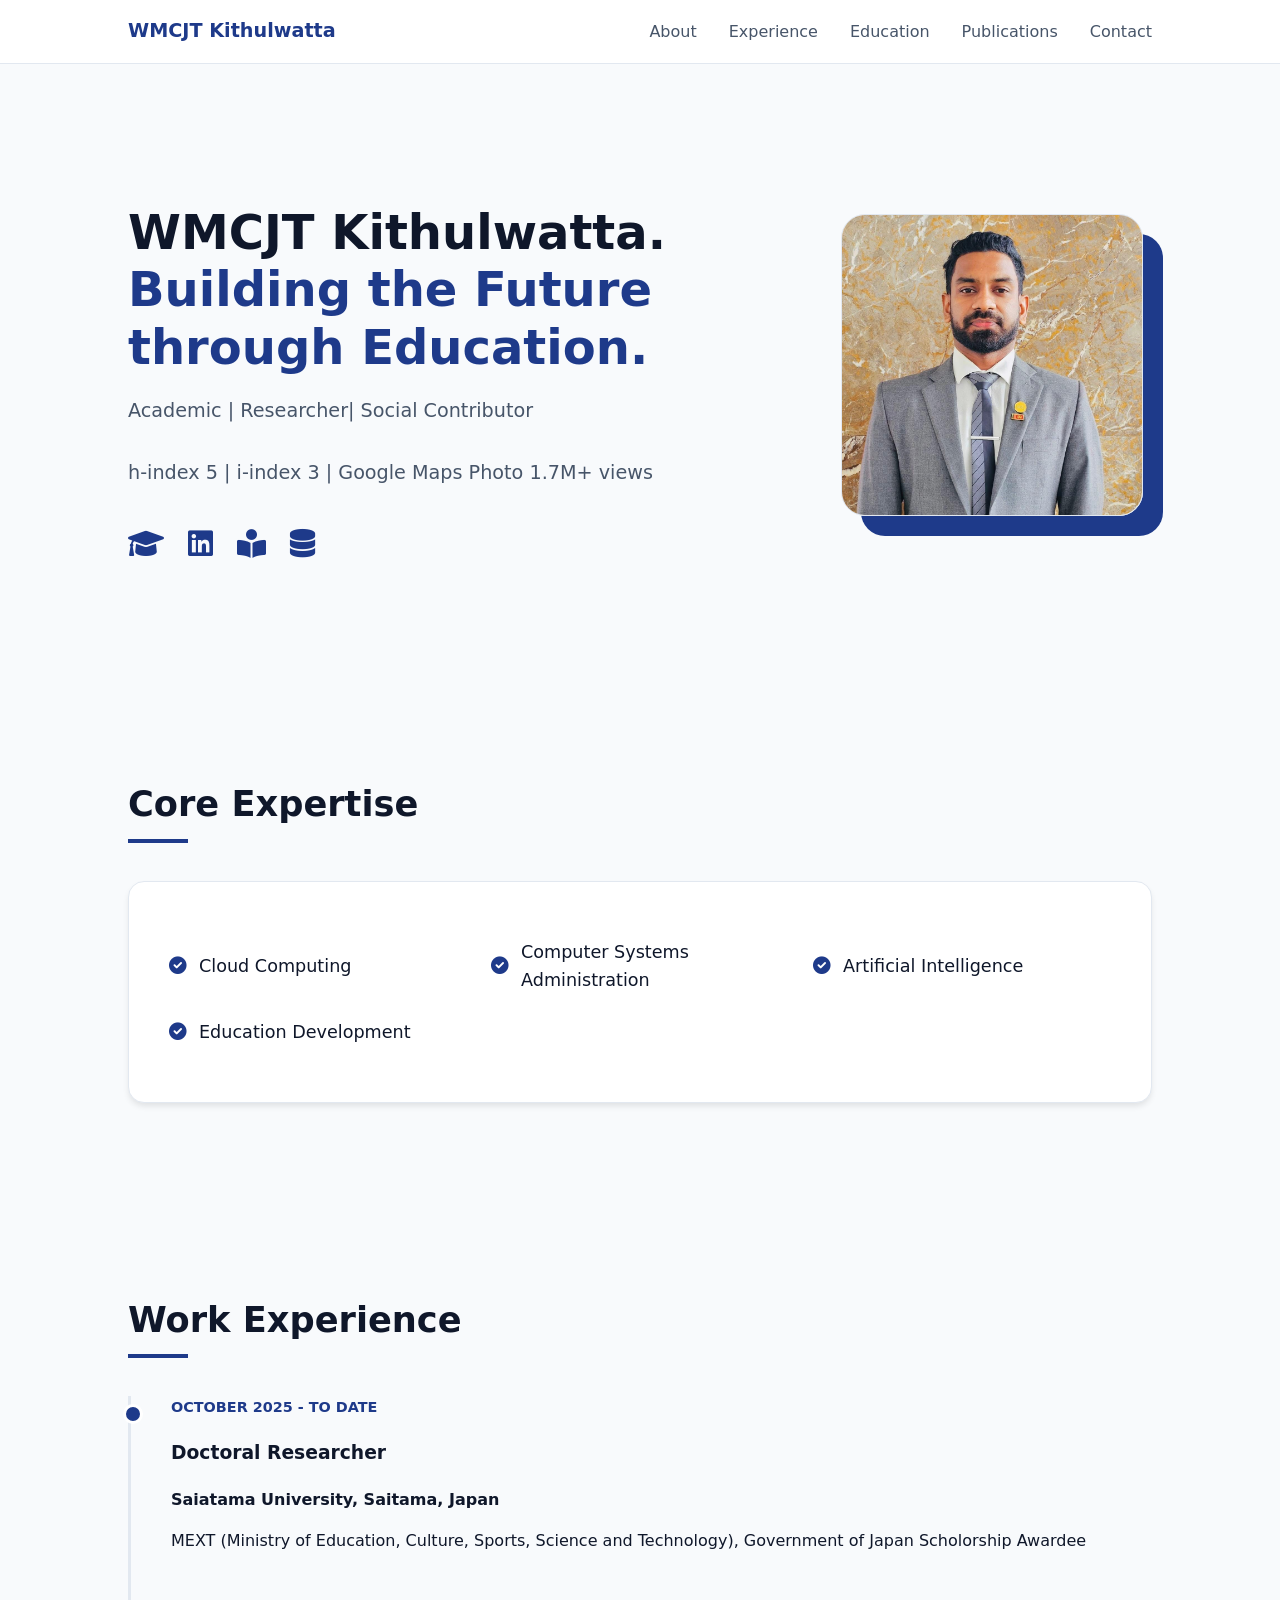
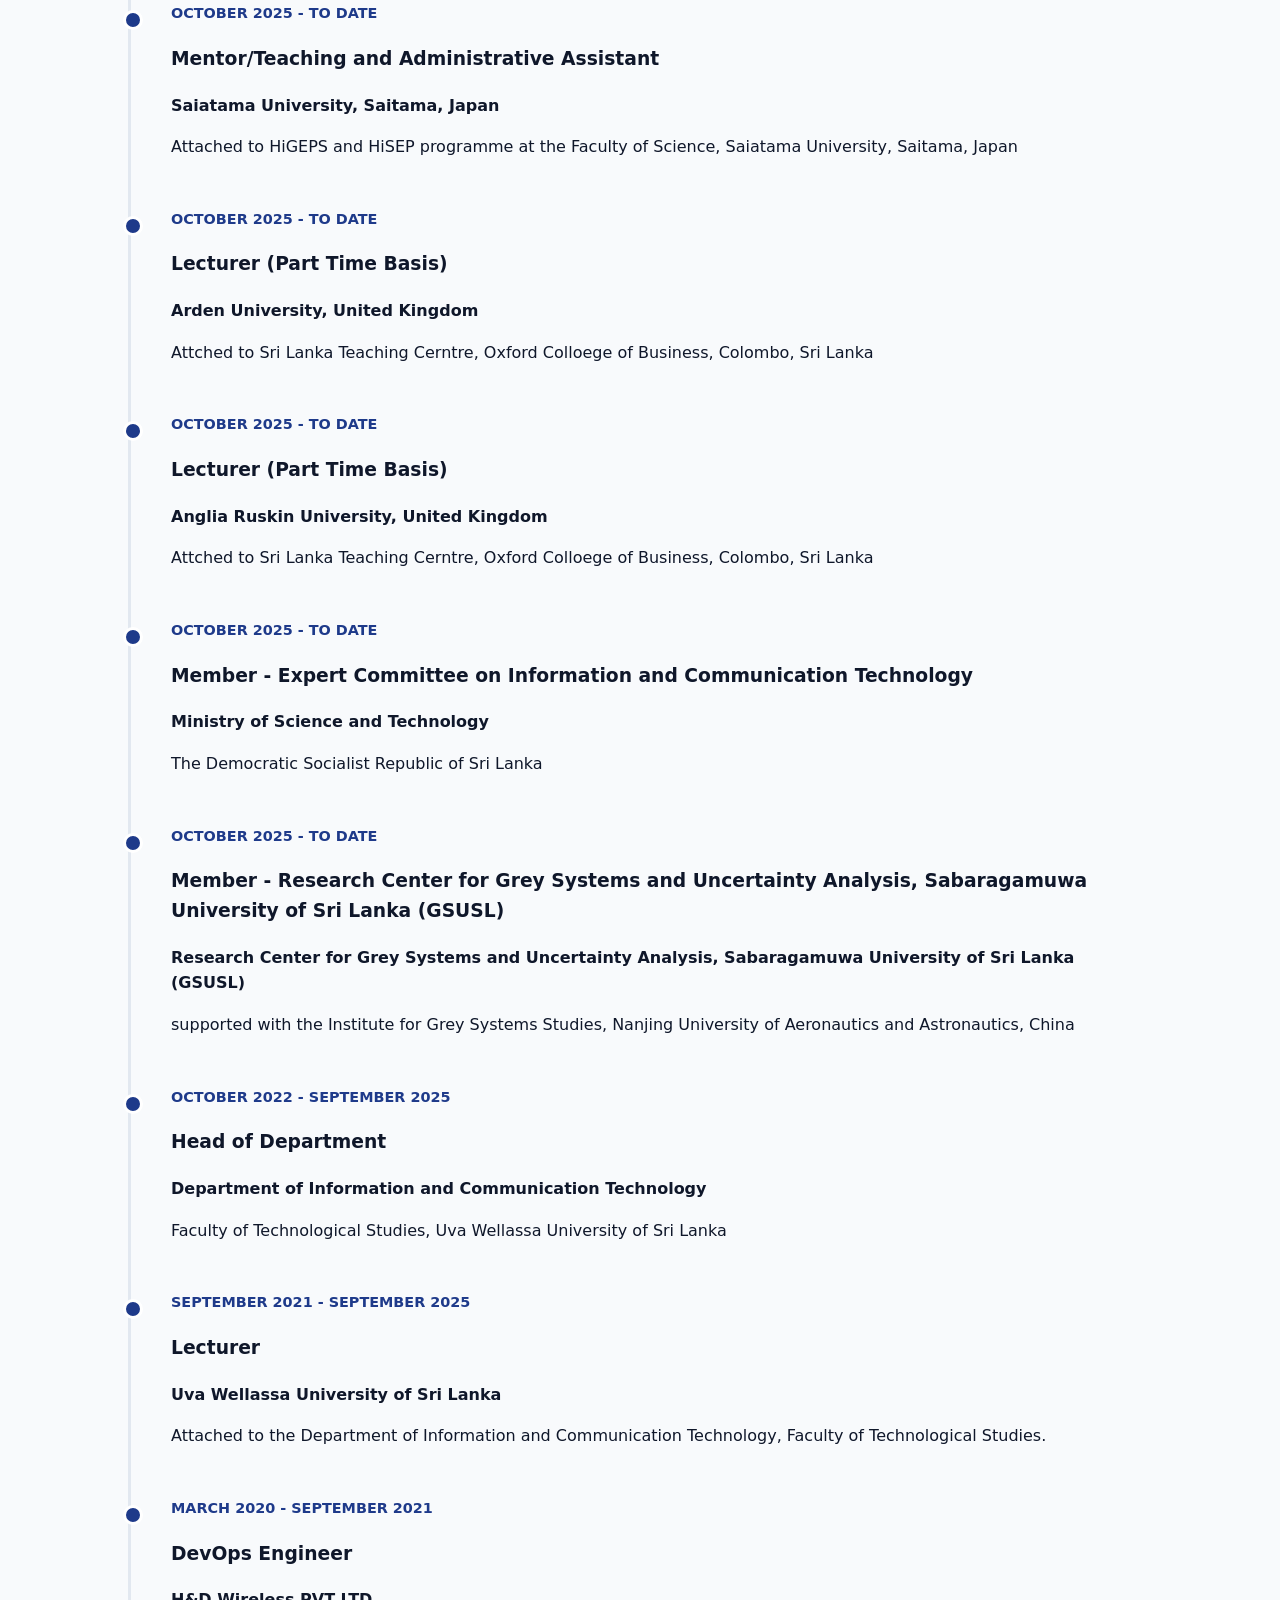
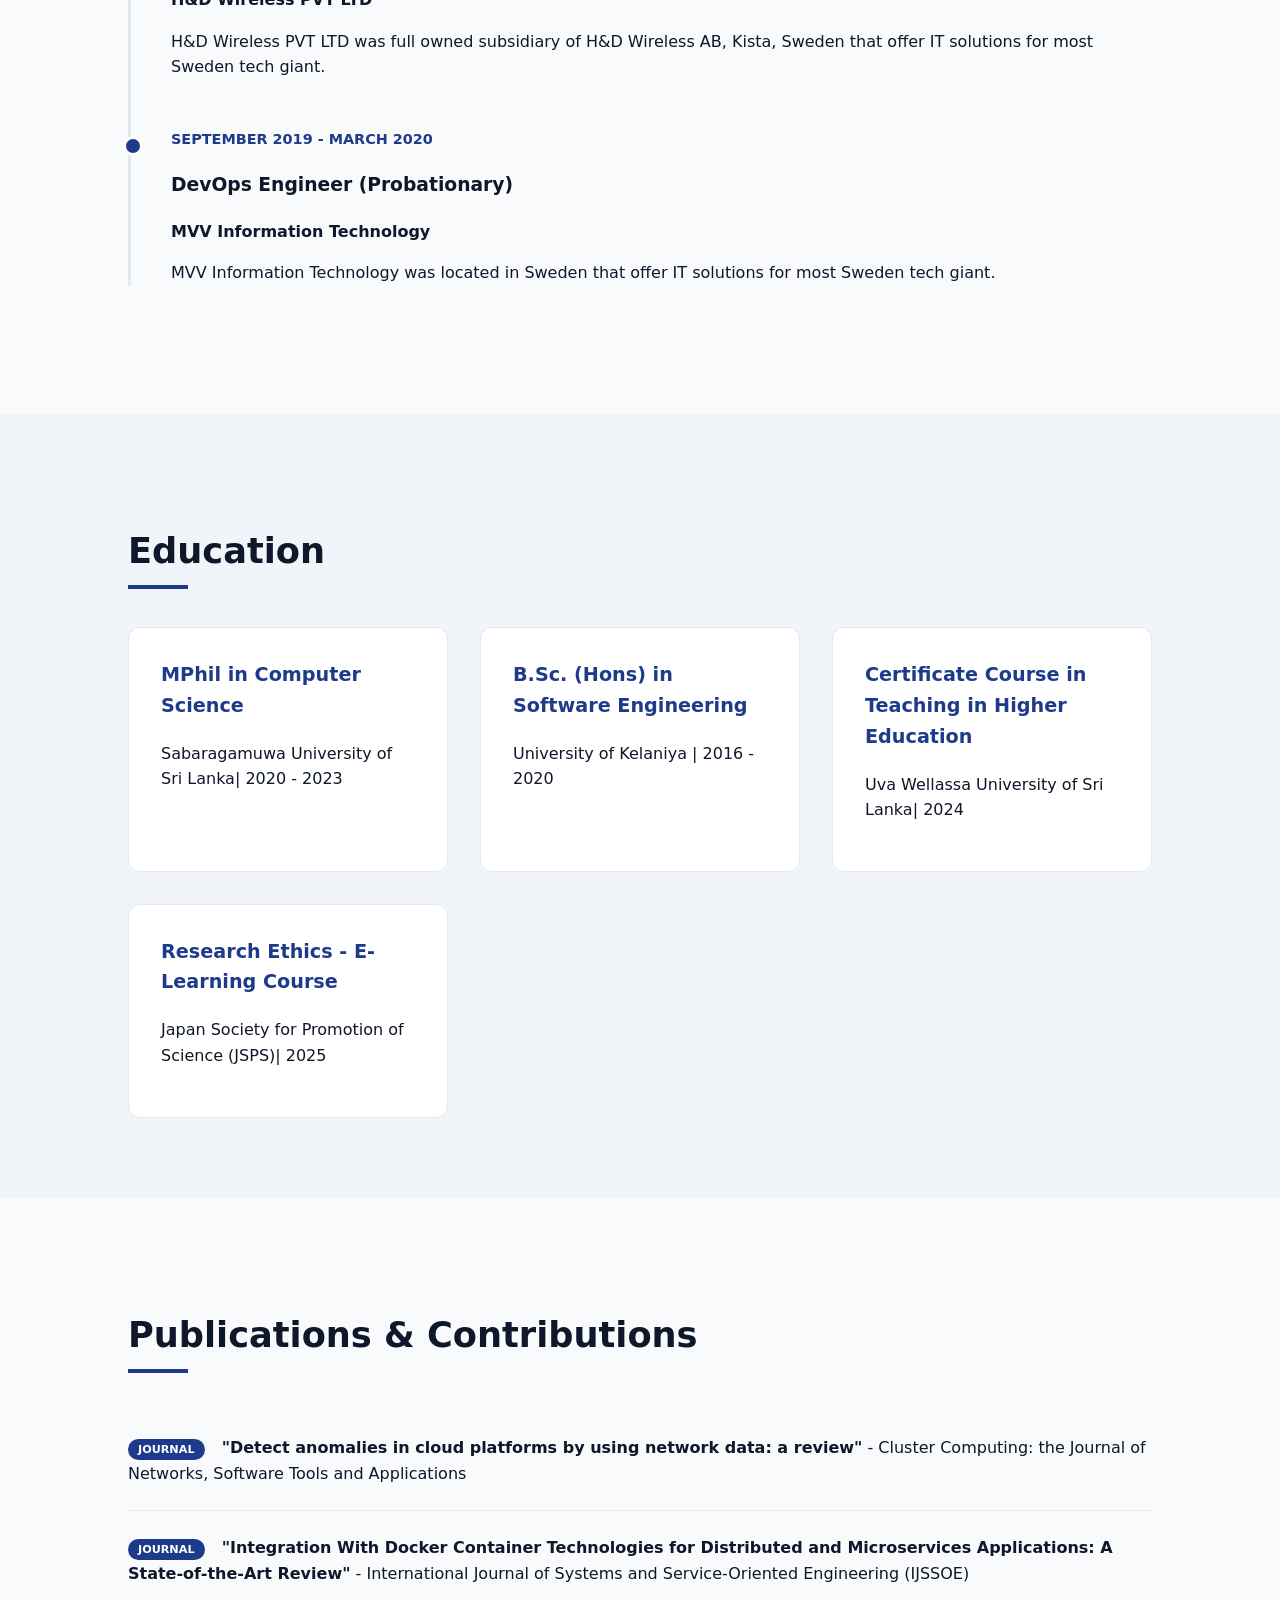
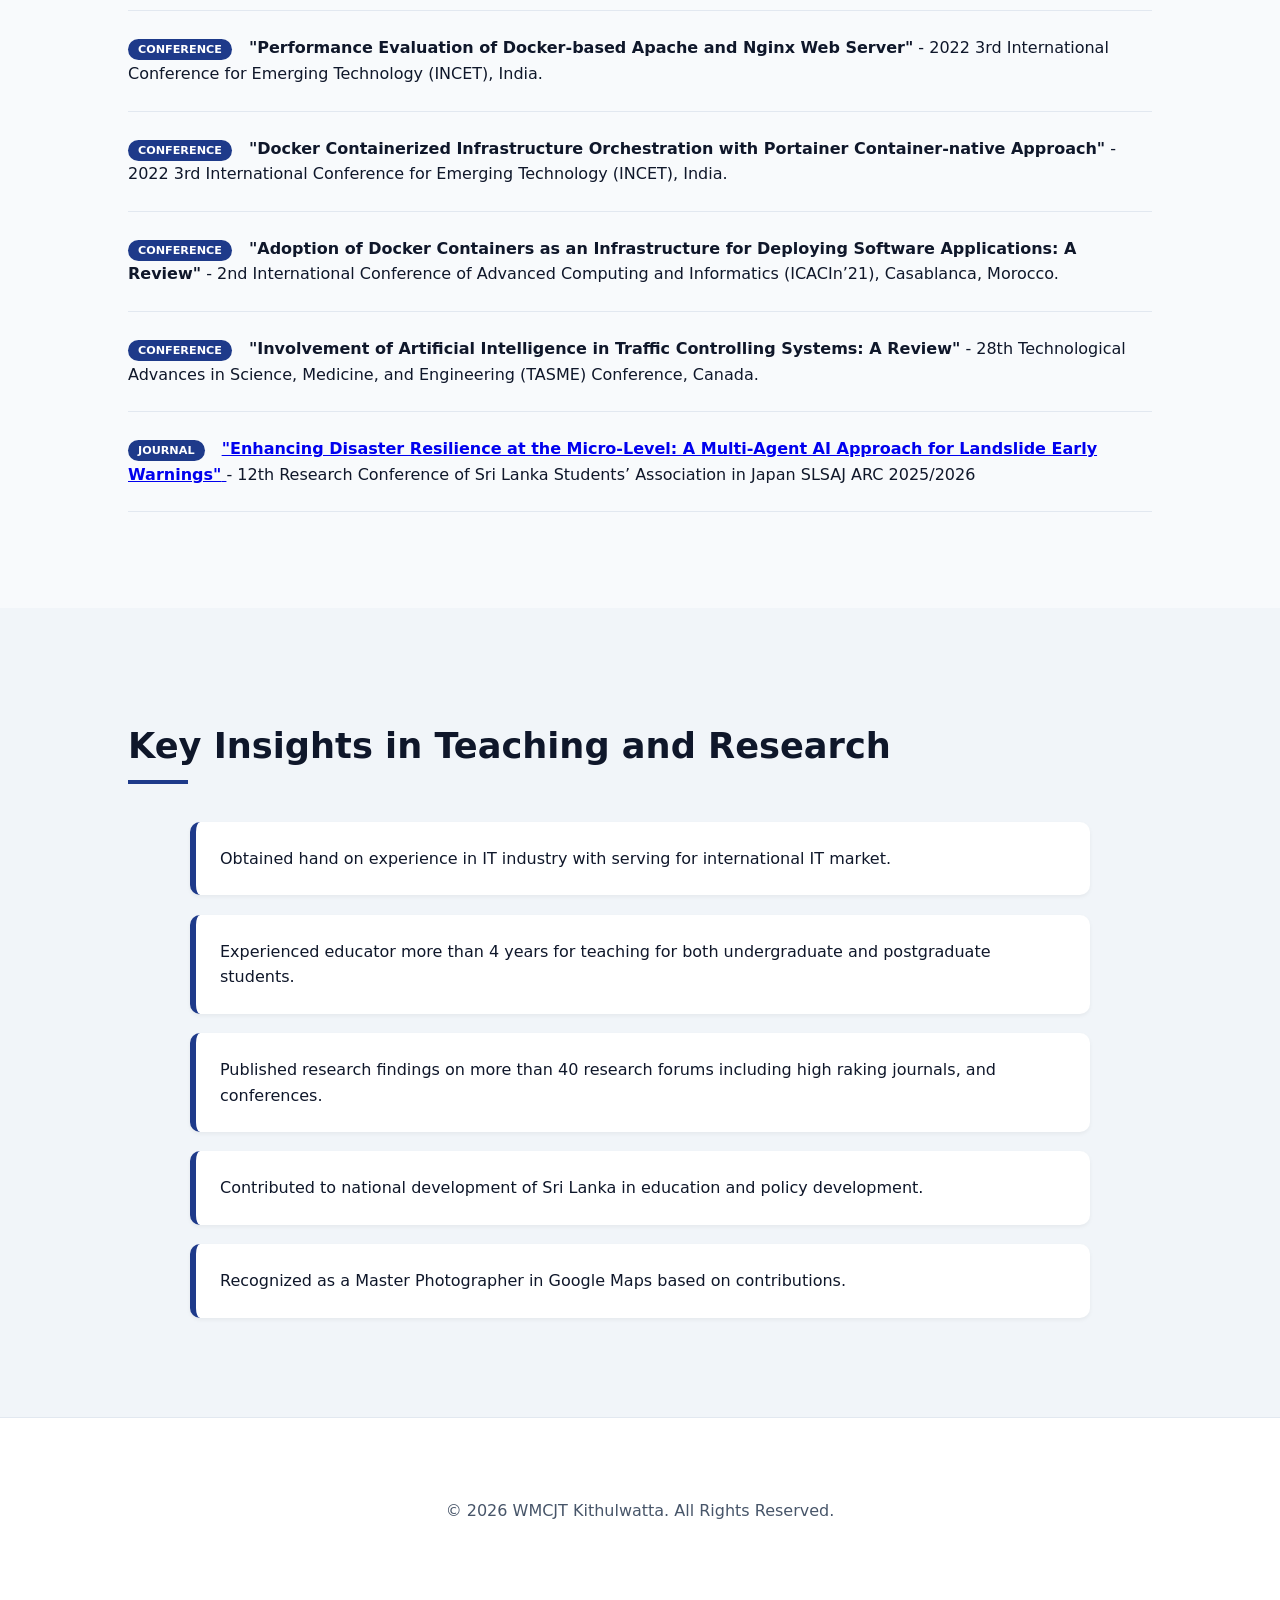
<file: index.html>
<!DOCTYPE html>
<html lang="en">
<head>
    <meta charset="UTF-8">
    <meta name="viewport" content="width=device-width, initial-scale=1.0">
    <title>Professional Portfolio | [WMCJT Kithulwatta]</title>
    <link rel="stylesheet" href="style.css">
    <link rel="stylesheet" href="https://cdnjs.cloudflare.com/ajax/libs/font-awesome/6.0.0/css/all.min.css">
</head>
<body>
    <header>
        <nav>
            <div class="logo">WMCJT Kithulwatta</div>
            <ul>
                <li><a href="#about">About</a></li>
                <li><a href="#experience">Experience</a></li>
                <li><a href="#education">Education</a></li>
                <li><a href="#publications">Publications</a></li>
                <li><a href="#contact">Contact</a></li>
            </ul>
        </nav>
    </header>

    <main>
        <section id="hero" class="fade-in hero-container">
            <div class="hero-content">
                <h1>WMCJT Kithulwatta.<span class="accent"> Building the Future through Education.</span></h1>
                <p class="subtitle">Academic | Researcher| Social Contributor</p>
                <p class="subtitle">h-index 5 | i-index 3 | Google Maps Photo 1.7M+ views</p>
                <div class="social-icons">
                 <!--   <a href="#"><i class="fab fa-github"></i></a>-->
                    <a href="https://scholar.google.com/citations?user=lNiRmJQAAAAJ&hl=en"><i class="fas fa-graduation-cap"></i></a>
                    <a href="https://www.linkedin.com/in/chirantha-jananath-thiwanka-kithulwatta-3563ba131/"><i class="fab fa-linkedin"></i></a>
                    <a href="https://www.researchgate.net/profile/Wmcjt-Kithulwatta-2" title="ResearchGate"><i class="fas fa-book-reader"></i></a>
                    <a href="https://www.scopus.com/authid/detail.uri?authorId=57327677700" title="Scopus"><i class="fas fa-database"></i></a>
                </div>
            </div>
            <div class="hero-image">
                <img src="chira.jpg" alt="[Your Name] Profile" class="profile-img">
            </div>
        </section>

        <section id="expertise-list">
            <h2 class="section-title">Core Expertise</h2>
            <div class="custom-list-container">
                <ul class="styled-list">
                    <li><i class="fas fa-check-circle"></i> Cloud Computing</li>
                    <li><i class="fas fa-check-circle"></i> Computer Systems Administration</li>
                    <li><i class="fas fa-check-circle"></i> Artificial Intelligence</li>
                    <li><i class="fas fa-check-circle"></i> Education Development</li>
                </ul>
            </div>
        </section>

        <section id="experience">
            <h2 class="section-title">Work Experience</h2>
            <div class="timeline">
                <div class="timeline-item">
                    <div class="time">October 2025 - To Date</div>
                    <div class="content">
                        <h3>Doctoral Researcher</h3>
                        <p class="org">Saiatama University, Saitama, Japan</p>
                        <p>MEXT (Ministry of Education, Culture, Sports, Science and Technology), Government of Japan Scholorship Awardee</p>
                    </div>
                </div>
                    <div class="timeline-item">
                    <div class="time">October 2025 - To Date</div>
                    <div class="content">
                        <h3>Mentor/Teaching and Administrative Assistant</h3>
                        <p class="org">Saiatama University, Saitama, Japan</p>
                        <p>Attached to HiGEPS and HiSEP programme at the Faculty of Science, Saiatama University, Saitama, Japan </p>
                    </div>
                </div>
                <div class="timeline-item">
                    <div class="time">October 2025 - To Date</div>
                    <div class="content">
                        <h3>Lecturer (Part Time Basis)</h3>
                        <p class="org">Arden University, United Kingdom</p>
                        <p>Attched to Sri Lanka Teaching Cerntre, Oxford Colloege of Business, Colombo, Sri Lanka</p>
                    </div>
                </div>
                <div class="timeline-item">
                    <div class="time">October 2025 - To Date</div>
                    <div class="content">
                        <h3>Lecturer (Part Time Basis)</h3>
                        <p class="org">Anglia Ruskin University, United Kingdom</p>
                        <p>Attched to Sri Lanka Teaching Cerntre, Oxford Colloege of Business, Colombo, Sri Lanka</p>
                    </div>
                </div>
                <div class="timeline-item">
                    <div class="time">October 2025 - To Date</div>
                    <div class="content">
                        <h3>Member - Expert Committee on Information and Communication Technology</h3>
                        <p class="org">Ministry of Science and Technology</p>
                        <p>The Democratic Socialist Republic of Sri Lanka</p>
                    </div>
                </div>
                <div class="timeline-item">
                    <div class="time">October 2025 - To Date</div>
                    <div class="content">
                        <h3>Member - Research Center for Grey Systems and Uncertainty Analysis, Sabaragamuwa University of Sri Lanka (GSUSL)</h3>
                        <p class="org">Research Center for Grey Systems and Uncertainty Analysis, Sabaragamuwa University of Sri Lanka (GSUSL)</p>
                        <p>supported with the Institute for Grey Systems Studies, Nanjing University of Aeronautics and Astronautics, China</p>
                    </div>
                </div>
                <div class="timeline-item">
                    <div class="time">October 2022 - September 2025</div>
                    <div class="content">
                        <h3>Head of Department</h3>
                        <p class="org">Department of Information and Communication Technology</p>
                        <p>Faculty of Technological Studies, Uva Wellassa University of Sri Lanka</p>
                    </div>
                </div>
                <div class="timeline-item">
                    <div class="time">September 2021 - September 2025</div>
                    <div class="content">
                        <h3>Lecturer</h3>
                        <p class="org">Uva Wellassa University of Sri Lanka</p>
                        <p>Attached to the Department of Information and Communication Technology, Faculty of Technological Studies.</p>
                    </div>
                </div>
                <div class="timeline-item">
                    <div class="time">March 2020 - September 2021</div>
                    <div class="content">
                        <h3>DevOps Engineer</h3>
                        <p class="org">H&D Wireless PVT LTD</p>
                        <p>H&D Wireless PVT LTD was full owned subsidiary of H&D Wireless AB, Kista, Sweden that offer IT solutions for most Sweden tech giant. </p>
                    </div>
                </div>

                <div class="timeline-item">
                    <div class="time">September 2019 - March 2020</div>
                    <div class="content">
                        <h3>DevOps Engineer (Probationary)</h3>
                        <p class="org">MVV Information Technology</p>
                        <p>MVV Information Technology was located in Sweden that offer IT solutions for most Sweden tech giant. </p>
                    </div>
                </div>
            </div>
        </section>

        <section id="education" class="dark-variant">
            <h2 class="section-title">Education</h2>
            <div class="grid">
                <div class="edu-card">
                    <h3>MPhil in Computer Science</h3>
                    <p>Sabaragamuwa University of Sri Lanka| 2020 - 2023</p>
                </div>
                <div class="edu-card">
                    <h3>B.Sc. (Hons) in Software Engineering</h3>
                    <p>University of Kelaniya | 2016 - 2020</p>
                </div>
                <div class="edu-card">
                    <h3>Certificate Course in Teaching in Higher Education</h3>
                    <p>Uva Wellassa University of Sri Lanka| 2024</p>
                </div>
                <div class="edu-card">
                    <h3>Research Ethics - E-Learning Course</h3>
                    <p>Japan Society for Promotion of Science (JSPS)| 2025</p>
                </div>
            </div>
        </section>

        <section id="publications">
            <h2 class="section-title">Publications & Contributions</h2>
            <ul class="pub-list">
                <li>
                    <span class="pub-tag">Journal</span>
                    <strong>"Detect anomalies in cloud platforms by using network data: a review"</strong> - Cluster Computing: the Journal of Networks, Software Tools and Applications
                </li>
                 <li>
                    <span class="pub-tag">Journal</span>
                    <strong>"Integration With Docker Container Technologies for Distributed and Microservices Applications: A State-of-the-Art Review"</strong> - International Journal of Systems and Service-Oriented Engineering (IJSSOE) 
                </li>
                <li>
                    <span class="pub-tag">Conference</span>
                    <strong>"Performance Evaluation of Docker-based Apache and Nginx Web Server"</strong> - 2022 3rd International Conference for Emerging Technology (INCET), India.
                </li>
                <li>
                    <span class="pub-tag">Conference</span>
                    <strong>"Docker Containerized Infrastructure Orchestration with Portainer Container-native Approach"</strong> - 2022 3rd International Conference for Emerging Technology (INCET), India.
                </li>
                <li>
                    <span class="pub-tag">Conference</span>
                    <strong>"Adoption of Docker Containers as an Infrastructure for Deploying Software Applications: A Review"</strong> - 2nd International Conference of Advanced Computing and Informatics (ICACIn’21), Casablanca, Morocco.
                </li>
                <li>
                    <span class="pub-tag">Conference</span>
                    <strong>"Involvement of Artificial Intelligence in Traffic Controlling Systems: A Review"</strong> - 28th Technological Advances in Science, Medicine, and Engineering (TASME) Conference, Canada.
                </li>
               <!-- <li>
                    <span class="pub-tag">Conference</span>
                    <strong>"Enhancing Disaster Resilience at the Micro-Level: A Multi-Agent AI Approach for Landslide"</strong> - 12th Annual Research Conference 2025/2026 Sri Lanka Student Association of Japan, Japan.
                </li>-->

                <li>
                    <span class="pub-tag">Journal</span>
                    <a href="publication_early_warning.html" class="pub-link">
                    <strong>"Enhancing Disaster Resilience at the Micro-Level: A Multi-Agent AI Approach for Landslide Early Warnings"</strong>
                    </a> 
                    - 12th Research Conference of Sri Lanka Students’ Association in Japan SLSAJ ARC 2025/2026
                </li>
            </ul>
            
            <!-- <div class="contributions">
                <h3>Open Source Contributions</h3>
                <div class="contrib-grid">
                    <div class="contrib-item"><strong>React Native:</strong> Contributed to the gesture handler core.</div>
                    <div class="contrib-item"><strong>TensorFlow:</strong> Bug fixes in the Python API documentation.</div>
                </div>
            </div> -->
        </section>


        <section id="detailed-info" class="dark-variant">
            <h2 class="section-title">Key Insights in Teaching and Research</h2>
            <div class="sentence-list-container">
                <ul class="sentence-list">
                    <li>Obtained hand on experience in IT industry with serving for international IT market.</li>
                    <li>Experienced educator more than 4 years for teaching for both undergraduate and postgraduate students.</li>
                    <li>Published research findings on more than 40 research forums including high raking journals, and conferences.</li>
                    <li>Contributed to national development of Sri Lanka in education and policy development.</li>
                    <li>Recognized as a Master Photographer in Google Maps based on contributions.</li>
                </ul>
            </div>
        </section>

    </main>

    <footer>
        <p>&copy; 2026 WMCJT Kithulwatta. All Rights Reserved.</p>
    </footer>

    <script src="script.js"></script>
</body>
</html>
</file>
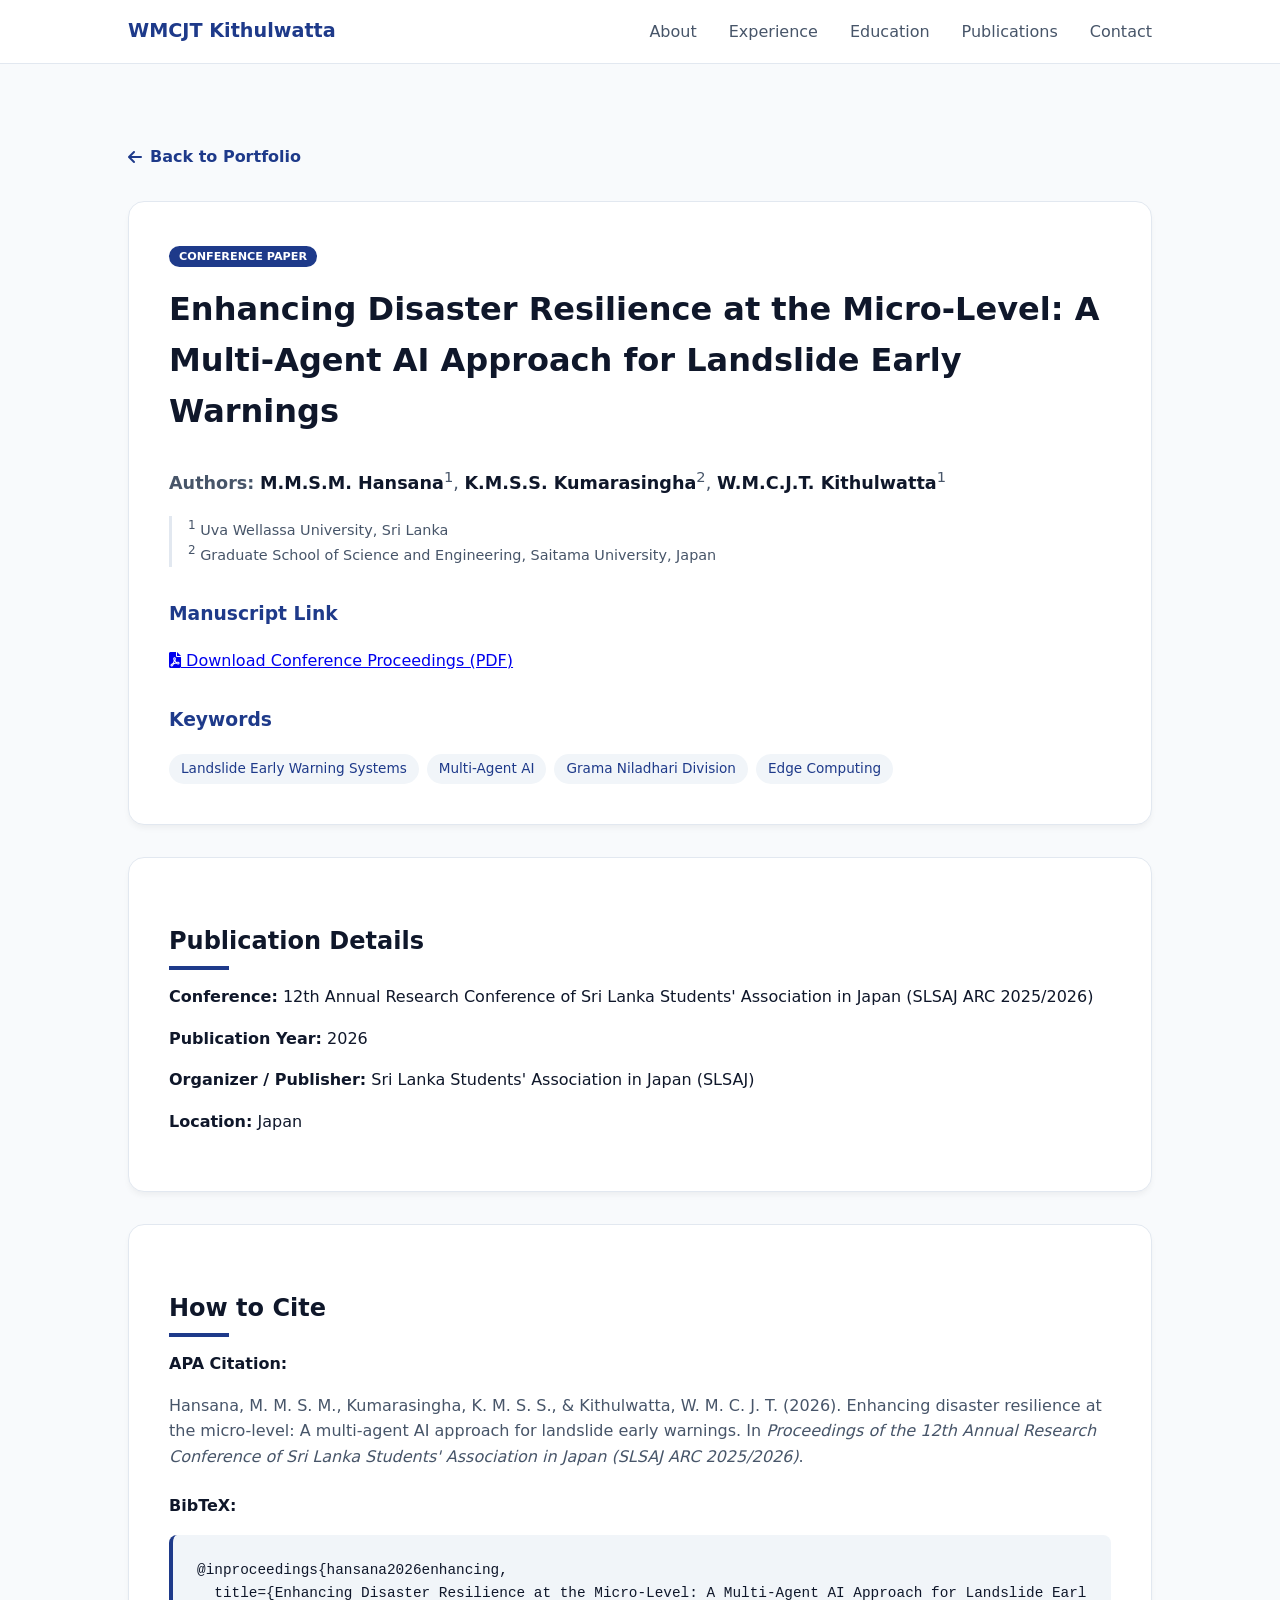
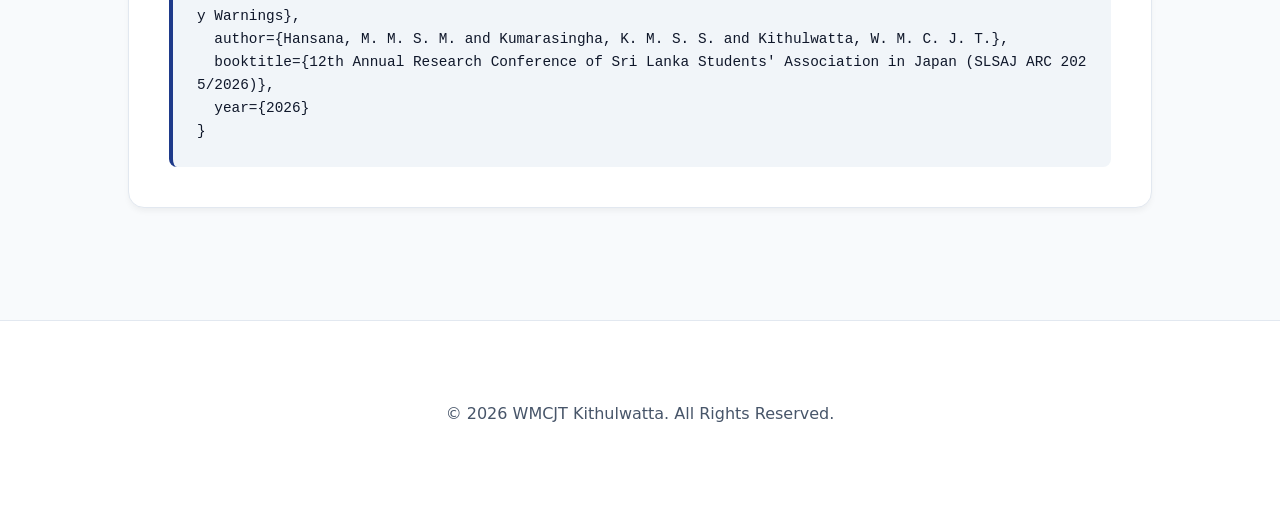
<file: publication_early_warning.html>
<!DOCTYPE html>
<html lang="en">
<head>
    <meta charset="UTF-8">
    <meta name="viewport" content="width=device-width, initial-scale=1.0">
    <title>Enhancing Disaster Resilience at the Micro-Level: A Multi-Agent AI Approach for Landslide Early Warnings | WMCJT Kithulwatta</title>
    
    <!-- Google Scholar Indexing Meta Tags for Conference Papers -->
    <meta name="citation_title" content="Enhancing Disaster Resilience at the Micro-Level: A Multi-Agent AI Approach for Landslide Early Warnings">
    <meta name="citation_author" content="Hansana, M. M. S. M.">
    <meta name="citation_author" content="Kumarasingha, K. M. S. S.">
    <meta name="citation_author" content="Kithulwatta, W. M. C. J. T.">
    
    <meta name="citation_publication_date" content="2026">
    <meta name="citation_conference_title" content="12th Research Conference of Sri Lanka Students' Association in Japan (SLSAJ ARC 2025/2026)">
    <meta name="citation_pdf_url" content="https://slsaj.com/wp-content/uploads/2026/05/Conerence-Proceedings_2026.pdf">
    <!-- <meta name="citation_pdf_url" content="https://yourdomain.com/papers/landslide-multiagent-ai.pdf"> -->
    <!-- <meta name="citation_doi" content="10.xxxx/xxxxxx"> -->

    <link rel="stylesheet" href="style.css">
    <link rel="stylesheet" href="https://cdnjs.cloudflare.com/ajax/libs/font-awesome/6.0.0/css/all.min.css">
    
    <style>
        .pub-detail-card {
            background: white;
            padding: 2.5rem;
            border-radius: 16px;
            border: 1px solid var(--border);
            box-shadow: 0 4px 6px -1px rgba(0, 0, 0, 0.05);
            margin-bottom: 2rem;
        }
        .author-list {
            font-size: 1.1rem;
            color: var(--slate);
            margin: 1rem 0;
            line-height: 1.8;
        }
        .author-name {
            color: var(--dark);
            font-weight: 600;
        }
        .affiliation-list {
            font-size: 0.9rem;
            color: var(--slate);
            margin-top: 0.5rem;
            margin-bottom: 1.5rem;
            line-height: 1.6;
            padding-left: 1rem;
            border-left: 3px solid var(--border);
        }
        .keywords-list {
            display: flex;
            flex-wrap: wrap;
            gap: 0.5rem;
            margin-top: 1rem;
        }
        .keyword-chip {
            background: var(--bg-alt);
            color: var(--primary);
            padding: 4px 12px;
            border-radius: 15px;
            font-size: 0.85rem;
            font-weight: 500;
        }
        .cite-box {
            background: var(--bg-alt);
            padding: 1.5rem;
            border-radius: 8px;
            font-family: monospace;
            white-space: pre-wrap;
            word-break: break-all;
            border-left: 4px solid var(--primary);
            font-size: 0.9rem;
        }
        .back-btn {
            display: inline-flex;
            align-items: center;
            gap: 0.5rem;
            color: var(--primary);
            text-decoration: none;
            font-weight: 600;
            margin-bottom: 2rem;
            transition: transform 0.2s ease;
        }
        .back-btn:hover {
            transform: translateX(-5px);
        }
    </style>
</head>
<body>
    <header>
        <nav>
            <div class="logo">WMCJT Kithulwatta</div>
            <ul>
                <li><a href="index.html#about">About</a></li>
                <li><a href="index.html#experience">Experience</a></li>
                <li><a href="index.html#education">Education</a></li>
                <li><a href="index.html#publications">Publications</a></li>
                <li><a href="index.html#contact">Contact</a></li>
            </ul>
        </nav>
    </header>

    <main>
        <section>
            <a href="index.html#publications" class="back-btn">
                <i class="fas fa-arrow-left"></i> Back to Portfolio
            </a>

            <div class="pub-detail-card">
                <span class="pub-tag">Conference Paper</span>
                <h1 style="margin-top: 1rem; font-size: 2rem;">Enhancing Disaster Resilience at the Micro-Level: A Multi-Agent AI Approach for Landslide Early Warnings</h1>
                
                <p class="author-list">
                    <strong>Authors:</strong> 
                    <span class="author-name">M.M.S.M. Hansana</span><sup>1</sup>, 
                    <span class="author-name">K.M.S.S. Kumarasingha</span><sup>2</sup>, 
                    <span class="author-name">W.M.C.J.T. Kithulwatta</span><sup>1</sup>
                </p>

                <div class="affiliation-list">
                    <sup>1</sup> Uva Wellassa University, Sri Lanka<br>
                    <sup>2</sup> Graduate School of Science and Engineering, Saitama University, Japan
                </div>

                <h3 class="accent" style="margin-top: 2rem;">Manuscript Link</h3>
                    <p style="margin-top: 0.8rem;">
                        <a href="https://slsaj.com/wp-content/uploads/2026/05/Conerence-Proceedings_2026.pdf" 
                           target="_blank" 
                           rel="noopener noreferrer" 
                           class="pdf-link-btn">
                            <i class="fas fa-file-pdf"></i> Download Conference Proceedings (PDF)
                        </a>
                    </p>

                

                <h3 class="accent" style="margin-top: 2rem;">Keywords</h3>
                <div class="keywords-list">
                    <span class="keyword-chip">Landslide Early Warning Systems</span>
                    <span class="keyword-chip">Multi-Agent AI</span>
                    <span class="keyword-chip">Grama Niladhari Division</span>
                    <span class="keyword-chip">Edge Computing</span>
                </div>
            </div>

            <!-- Conference / Details Section -->
            <div class="pub-detail-card">
                <h3 class="section-title" style="font-size: 1.5rem; margin-bottom: 1.5rem;">Publication Details</h3>
                <p><strong>Conference:</strong> 12th Annual Research Conference of Sri Lanka Students' Association in Japan (SLSAJ ARC 2025/2026)</p>
                <p><strong>Publication Year:</strong> 2026</p>
                <p><strong>Organizer / Publisher:</strong> Sri Lanka Students' Association in Japan (SLSAJ)</p>
                <p><strong>Location:</strong> Japan</p>
            </div>

            <!-- How to Cite Section -->
            <div class="pub-detail-card">
                <h3 class="section-title" style="font-size: 1.5rem; margin-bottom: 1.5rem;">How to Cite</h3>
                
                <p><strong>APA Citation:</strong></p>
                <p style="color: var(--slate); margin-bottom: 1.5rem;">
                    Hansana, M. M. S. M., Kumarasingha, K. M. S. S., & Kithulwatta, W. M. C. J. T. (2026). Enhancing disaster resilience at the micro-level: A multi-agent AI approach for landslide early warnings. In <i>Proceedings of the 12th Annual Research Conference of Sri Lanka Students' Association in Japan (SLSAJ ARC 2025/2026)</i>.
                </p>

                <p><strong>BibTeX:</strong></p>
                <div class="cite-box">@inproceedings{hansana2026enhancing,
  title={Enhancing Disaster Resilience at the Micro-Level: A Multi-Agent AI Approach for Landslide Early Warnings},
  author={Hansana, M. M. S. M. and Kumarasingha, K. M. S. S. and Kithulwatta, W. M. C. J. T.},
  booktitle={12th Annual Research Conference of Sri Lanka Students' Association in Japan (SLSAJ ARC 2025/2026)},
  year={2026}
}</div>
            </div>
        </section>
    </main>

    <footer>
        <p>&copy; 2026 WMCJT Kithulwatta. All Rights Reserved.</p>
    </footer>

    <script src="script.js"></script>
</body>
</html>
</file>
<file: style.css>
/* --- Variables & Core Setup --- */
:root {
    /* Primary Navy Blue */
    --primary: #1e3a8a; 
    /* Even darker Navy for text and deep accents */
    --dark: #0f172a;    
    /* Soft white for backgrounds */
    --light: #f8fafc;   
    /* Muted blue-grey for secondary text */
    --slate: #475569;   
    /* Light grey for borders */
    --border: #e2e8f0;  
    /* Section Background for contrast */
    --bg-alt: #f1f5f9;
}

html {
    scroll-behavior: smooth;
}

body {
    background-color: var(--light);
    color: var(--dark);
    font-family: 'Inter', system-ui, sans-serif;
    margin: 0;
    line-height: 1.6;
}

/* --- Navigation --- */
nav {
    display: flex;
    justify-content: space-between;
    align-items: center;
    padding: 1rem 10%;
    background: rgba(255, 255, 255, 0.95);
    backdrop-filter: blur(10px);
    border-bottom: 1px solid var(--border);
    position: sticky;
    top: 0;
    z-index: 1000;
}

.logo {
    font-weight: 700;
    font-size: 1.2rem;
    color: var(--primary);
}

nav ul { 
    display: flex; 
    list-style: none; 
    gap: 2rem; 
    margin: 0;
    padding: 0;
}

nav ul li a { 
    text-decoration: none; 
    color: var(--slate); 
    font-weight: 500; 
    transition: 0.3s; 
    padding-bottom: 5px;
}

nav ul li a:hover { 
    color: var(--primary); 
    border-bottom: 2px solid var(--primary); 
}

/* --- Section Layouts --- */
section { 
    padding: 80px 10%; 
    scroll-margin-top: 70px;
}

.dark-variant { 
    background-color: var(--bg-alt); 
}

.accent { 
    color: var(--primary); 
}

.section-title { 
    font-size: 2.2rem; 
    margin-bottom: 3rem; 
    position: relative; 
}

.section-title::after {
    content: '';
    position: absolute;
    left: 0; 
    bottom: -10px;
    width: 60px; 
    height: 4px; 
    background: var(--primary);
}

/* --- Hero Section --- */
.hero-container {
    display: flex;
    align-items: center;
    justify-content: space-between;
    gap: 4rem;
    padding-top: 100px;
    padding-bottom: 100px;
}

.hero-content { 
    flex: 2; 
}

.hero-content h1 {
    font-size: 3rem;
    line-height: 1.2;
    margin-bottom: 1rem;
}

.subtitle {
    font-size: 1.2rem;
    color: var(--slate);
    margin-bottom: 2rem;
}

.hero-image {
    flex: 1;
    display: flex;
    justify-content: center;
}

.profile-img {
    width: 300px;
    height: 300px;
    border-radius: 24px;
    object-fit: cover;
    box-shadow: 20px 20px 0px var(--primary);
    border: 1px solid var(--border);
    transition: transform 0.3s ease;
}

.profile-img:hover {
    transform: translate(-5px, -5px);
}

/* --- Social Icons --- */
.social-icons {
    display: flex;
    gap: 1.5rem;
}

.social-icons a {
    color: var(--primary); 
    font-size: 1.8rem;
    transition: all 0.3s ease;
    text-decoration: none;
}

.social-icons a:hover {
    color: #3b82f6; 
    transform: translateY(-5px) scale(1.1);
}

/* --- Core Expertise List --- */
.custom-list-container {
    background: white;
    padding: 2.5rem;
    border-radius: 16px;
    border: 1px solid var(--border);
    box-shadow: 0 4px 6px -1px rgba(0, 0, 0, 0.1);
}

.styled-list {
    list-style: none;
    padding: 0;
    display: grid;
    grid-template-columns: repeat(auto-fit, minmax(250px, 1fr));
    gap: 1.5rem;
}

.styled-list li {
    display: flex;
    align-items: center;
    gap: 12px;
    font-size: 1.1rem;
    font-weight: 500;
}

.styled-list li i {
    color: var(--primary);
}

/* --- Timeline (Experience) --- */
.timeline { 
    border-left: 3px solid var(--border); 
    padding-left: 2.5rem; 
}

.timeline-item { 
    margin-bottom: 3rem; 
    position: relative; 
}

.timeline-item::before {
    content: '';
    position: absolute;
    left: calc(-2.5rem - 8px);
    top: 8px;
    width: 14px; 
    height: 14px;
    background: var(--primary);
    border: 3px solid white;
    border-radius: 50%;
}

.time { 
    font-weight: bold; 
    color: var(--primary); 
    margin-bottom: 0.5rem; 
    font-size: 0.9rem;
    text-transform: uppercase;
}

.org { 
    font-weight: 600; 
    color: var(--dark); 
    margin-bottom: 0.5rem;
}

/* --- Education Grid --- */
.grid { 
    display: grid; 
    grid-template-columns: repeat(auto-fit, minmax(300px, 1fr)); 
    gap: 2rem; 
}

.edu-card { 
    padding: 2rem; 
    background: white; 
    border-radius: 12px; 
    border: 1px solid var(--border); 
    transition: 0.3s;
}

.edu-card:hover {
    border-color: var(--primary);
    box-shadow: 0 10px 15px -3px rgba(0, 0, 0, 0.1);
}

.edu-card h3 { margin-top: 0; color: var(--primary); font-size: 1.2rem; }

/* --- Publications --- */
.pub-list { list-style: none; padding: 0; }
.pub-list li { 
    padding: 1.5rem 0; 
    border-bottom: 1px solid var(--border); 
}

.pub-tag {
    font-size: 0.7rem;
    padding: 4px 10px;
    background: var(--primary);
    color: white;
    border-radius: 20px;
    margin-right: 12px;
    text-transform: uppercase;
    font-weight: bold;
}

/* --- Vertical Sentence List (Insights) --- */
.sentence-list-container {
    max-width: 900px;
    margin: 0 auto;
}

.sentence-list {
    list-style: none;
    padding: 0;
}

.sentence-list li {
    background: white;
    padding: 1.5rem;
    margin-bottom: 1.2rem;
    border-radius: 10px;
    border-left: 6px solid var(--primary);
    box-shadow: 0 2px 4px rgba(0,0,0,0.05);
    transition: all 0.3s ease;
}

.sentence-list li:hover {
    border-left: 6px solid #3b82f6;
    transform: translateX(12px);
    box-shadow: 0 4px 12px rgba(0,0,0,0.1);
}

/* --- Footer --- */
footer { 
    text-align: center; 
    padding: 4rem; 
    color: var(--slate); 
    background: white;
    border-top: 1px solid var(--border); 
}

/* --- Mobile Responsiveness --- */
@media (max-width: 992px) {
    section { padding: 60px 5%; }
    .hero-container { gap: 2rem; }
    .hero-content h1 { font-size: 2.5rem; }
}

@media (max-width: 768px) {
    nav {
        flex-direction: column;
        padding: 1rem;
    }

    nav ul {
        margin-top: 1rem;
        gap: 1rem;
        flex-wrap: wrap;
        justify-content: center;
    }

    .hero-container {
        flex-direction: column-reverse;
        text-align: center;
        padding-top: 60px;
    }

    .hero-content h1 { font-size: 2rem; }

    .social-icons {
        justify-content: center;
    }

    .profile-img {
        width: 220px;
        height: 220px;
        box-shadow: 12px 12px 0px var(--primary);
    }

    .section-title {
        text-align: center;
        font-size: 1.8rem;
    }

    .section-title::after {
        left: 50%;
        transform: translateX(-50%);
    }

    .grid {
        grid-template-columns: 1fr;
    }

    .pub-link {
    color: var(--dark);
    text-decoration: none;
    transition: color 0.3s ease;
    }

    .pub-link:hover {
        color: var(--primary);
        text-decoration: underline;
    }

    .pdf-link-btn {
    display: inline-flex;
    align-items: center;
    gap: 0.5rem;
    background-color: var(--primary);
    color: white;
    padding: 10px 18px;
    border-radius: 8px;
    text-decoration: none;
    font-weight: 600;
    transition: background-color 0.3s ease, transform 0.2s ease;
}

    .pdf-link-btn:hover {
        background-color: #3b82f6;
        transform: translateY(-2px);
    }
}

@media (max-width: 480px) {
    section { padding: 40px 15px; }
    .hero-content h1 { font-size: 1.7rem; }
    .sentence-list li { padding: 1.2rem; }
}
</file>
